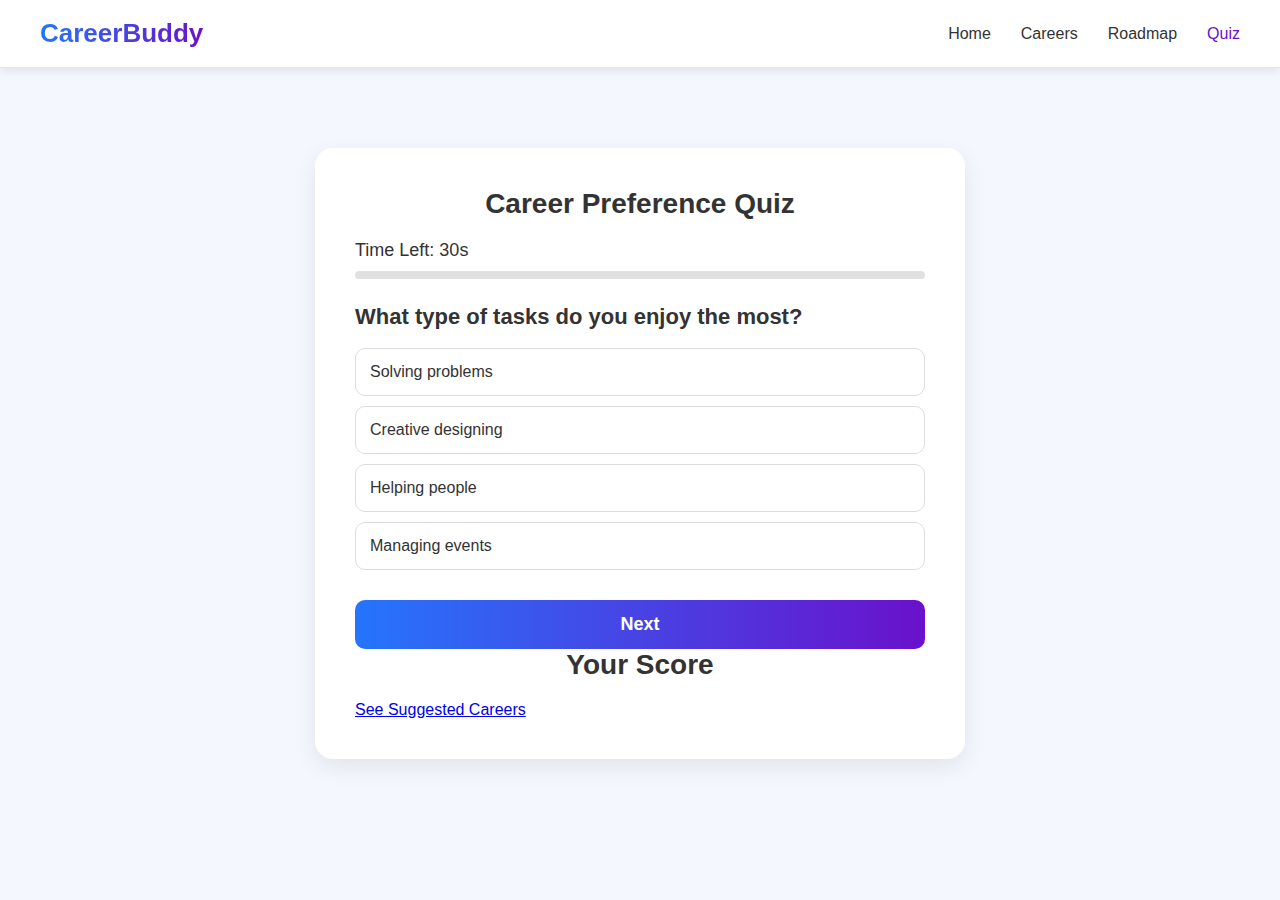
<file: quiz.html>
<!DOCTYPE html>
<html lang="en">
<head>
    <meta charset="UTF-8">
    <meta name="viewport" content="width=device-width, initial-scale=1.0">
    <title>Careers – CareerGuide</title>
    <link rel="stylesheet" href="style.css">
    <link rel="stylesheet" href="quiz.css">
</head>
<body>

    <!-- NAVBAR -->
    <nav class="navbar">
        <div class="logo">CareerBuddy</div>
        <ul class="nav-links">
            <li><a href="index.html">Home</a></li>
            <li><a href="careers.html">Careers</a></li>
            <li><a href="roadmap.html">Roadmap</a></li>
            <li><a class="active" href="quiz.html">Quiz</a></li>
        </ul>
    </nav>

    <!-- QUIZ CONTAINER -->
    <div class="quiz-container">
        <h2>Career Preference Quiz</h2>
        
        <div id="timer">Time Left: 30s</div>
        <div id="progress"></div>

        <div id="question-box">
            <h3 id="question"></h3>
            <div id="options"></div>
        </div>

        <button id="next-btn">Next</button>

        <div id="result-box" class="hide">
            <h2>Your Score</h2>
            <p id="score"></p>
            <a href="careers.html" class="btn">See Suggested Careers</a>
        </div>
    </div>

    <script src="quiz.js"></script>
</body>
</html>
</file>
<file: style.css>
/* GLOBAL */
* {
    margin: 0;
    padding: 0;
    box-sizing: border-box;
    font-family: "Poppins", sans-serif;
}

body {
    background: #f5f7ff;
    color: #333;
}

/* NAVBAR */
.navbar {
    display: flex;
    justify-content: space-between;
    align-items: center;
    padding: 20px 8%;
    background: white;
    box-shadow: 0 2px 10px rgba(0,0,0,0.1);
    position: sticky;
    top: 0;
    z-index: 10;
}

.logo {
    font-size: 28px;
    font-weight: bold;
    color: #2575fc;
}
.logo span {
    color: #6a11cb;
}

.nav-links {
    display: flex;
    gap: 30px;
    list-style: none;
}
.nav-links li a {
    text-decoration: none;
    color: #333;
    font-weight: 500;
}
.nav-links li a:hover {
    color: #2575fc;
}

/* MOBILE MENU BUTTON */
.menu-btn {
    display: none;
    font-size: 26px;
    background: none;
    border: none;
}

/* HERO SECTION */
.hero {
    display: flex;
    justify-content: space-between;
    align-items: center;
    padding: 80px 8%;
    flex-wrap: wrap;
}

.hero-text {
    max-width: 500px;
}
.hero-text h1 {
    font-size: 48px;
    background: linear-gradient(135deg, #2575fc, #6a11cb);
    -webkit-background-clip: text; 
    background-clip: text;        
    -webkit-text-fill-color: transparent; /* actually shows the gradient in WebKit/Blink */
    color: transparent;  
}
.hero-text p {
    margin: 15px 0;
    font-size: 18px;
    color: #555;
}

.hero-btn {
    display: inline-block;
    margin-top: 20px;
    padding: 12px 25px;
    background: linear-gradient(135deg, #2575fc, #6a11cb);
    color: white;
    border-radius: 30px;
    text-decoration: none;
    font-size: 16px;
    transition: 0.3s;
}
.hero-btn:hover {
    opacity: 0.8;
}

.hero-image img {
    width: 420px;
    animation: float 3s ease-in-out infinite;
}

@keyframes float {
    0%,100% { transform: translateY(0); }
    50% { transform: translateY(-12px); }
}

/* FEATURES */
.features {
    padding: 70px 8%;
    text-align: center;
}

.features h2 {
    font-size: 36px;
    margin-bottom: 40px;
}

.feature-container {
    display: flex;
    justify-content: space-around;
    flex-wrap: wrap;
    gap: 25px;
}

.feature-box {
    width: 300px;
    background: white;
    padding: 25px;
    border-radius: 20px;
    text-align: center;
    box-shadow: 0 5px 20px rgba(0,0,0,0.1);
    transition: 0.3s;
}
.feature-box:hover {
    transform: translateY(-8px);
}

.feature-box img {
    width: 80px;
    margin-bottom: 15px;
}

.feature-box h3 {
    margin-bottom: 10px;
}

/* FOOTER */
footer {
    background: #1e1e2f;
    color: white;
    text-align: center;
    padding: 20px 0;
    margin-top: 50px;
}

/* RESPONSIVE */
@media (max-width: 768px) {
    .nav-links {
        display: none;
        flex-direction: column;
        background: white;
        width: 100%;
        padding: 20px;
    }

    .menu-btn {
        display: block;
    }
}
</file>
<file: quiz.css>
/* Global reset */
* {
    margin: 0;
    padding: 0;
    box-sizing: border-box;
    font-family: "Poppins", sans-serif;
}

/* MATCH HOME PAGE BACKGROUND */
body {
    background: #f5f7ff;   /* Light clean background */
    min-height: 100vh;
    color: #333;           /* Dark text like homepage */
}

/* MATCH NAVBAR THEME */
.navbar {
    display: flex;
    justify-content: space-between;
    align-items: center;
    padding: 18px 40px;
    background: #ffffff;                      /* White navbar like home */
    border-bottom: 1px solid rgba(0,0,0,0.1);
    position: sticky;
    top: 0;
    z-index: 100;
}

.navbar .logo {
    font-size: 26px;
    font-weight: 700;
    background: linear-gradient(90deg, #2575fc, #6a11cb);
   background-clip: text;
-webkit-background-clip: text;
-webkit-text-fill-color: transparent;
}

.nav-links {
    list-style: none;
    display: flex;
    gap: 30px;
}

.nav-links li a {
    text-decoration: none;
    font-weight: 500;
    color: #333;
    transition: 0.3s;
}

.nav-links li a:hover,
.nav-links li a.active {
    color: #6a11cb;
}

/* QUIZ CARD MATCHING HOME PAGE STYLE */
.quiz-container {
    max-width: 650px;
    margin: 80px auto;
    background: #ffffff;
    padding: 40px;
    border-radius: 18px;

    /* Soft shadow like Home Page cards */
    box-shadow: 0 8px 25px rgba(0, 0, 0, 0.08);
}

.quiz-container h2 {
    font-size: 28px;
    margin-bottom: 20px;
    text-align: center;
    color: #333;
}

/* Timer */
#timer {
    font-size: 18px;
    margin-bottom: 10px;
    color: #333;
}

/* Progress Bar */
#progress {
    height: 8px;
    background: #e0e0e0;
    border-radius: 5px;
    margin-bottom: 25px;
    position: relative;
}
#progress::after {
    content: "";
    position: absolute;
    height: 100%;
    width: var(--progress-width, 0%);
    background: linear-gradient(90deg, #2575fc, #6a11cb);
    border-radius: 5px;
    transition: width 0.3s ease;
}

/* Question */
#question {
    font-size: 22px;
    margin-bottom: 18px;
    color: #333;
}

/* Options */
.option {
    background: #ffffff;
    padding: 14px;
    margin: 10px 0;
    border-radius: 10px;
    cursor: pointer;
    border: 1px solid #ddd;
    transition: 0.3s;
}

.option:hover {
    background: #f0f0f0;
}

.option.selected {
    background: #e6e0ff;
    border-color: #6a11cb;
}

/* Next Button */
#next-btn {
    width: 100%;
    padding: 14px;
    margin-top: 20px;
    border: none;
    border-radius: 10px;
    background: linear-gradient(90deg, #2575fc, #6a11cb);
    color: white;
    font-size: 18px;
    font-weight: 600;
    cursor: pointer;
    transition: 0.3s;
}

#next-btn:hover {
    opacity: 0.9;
}
</file>
